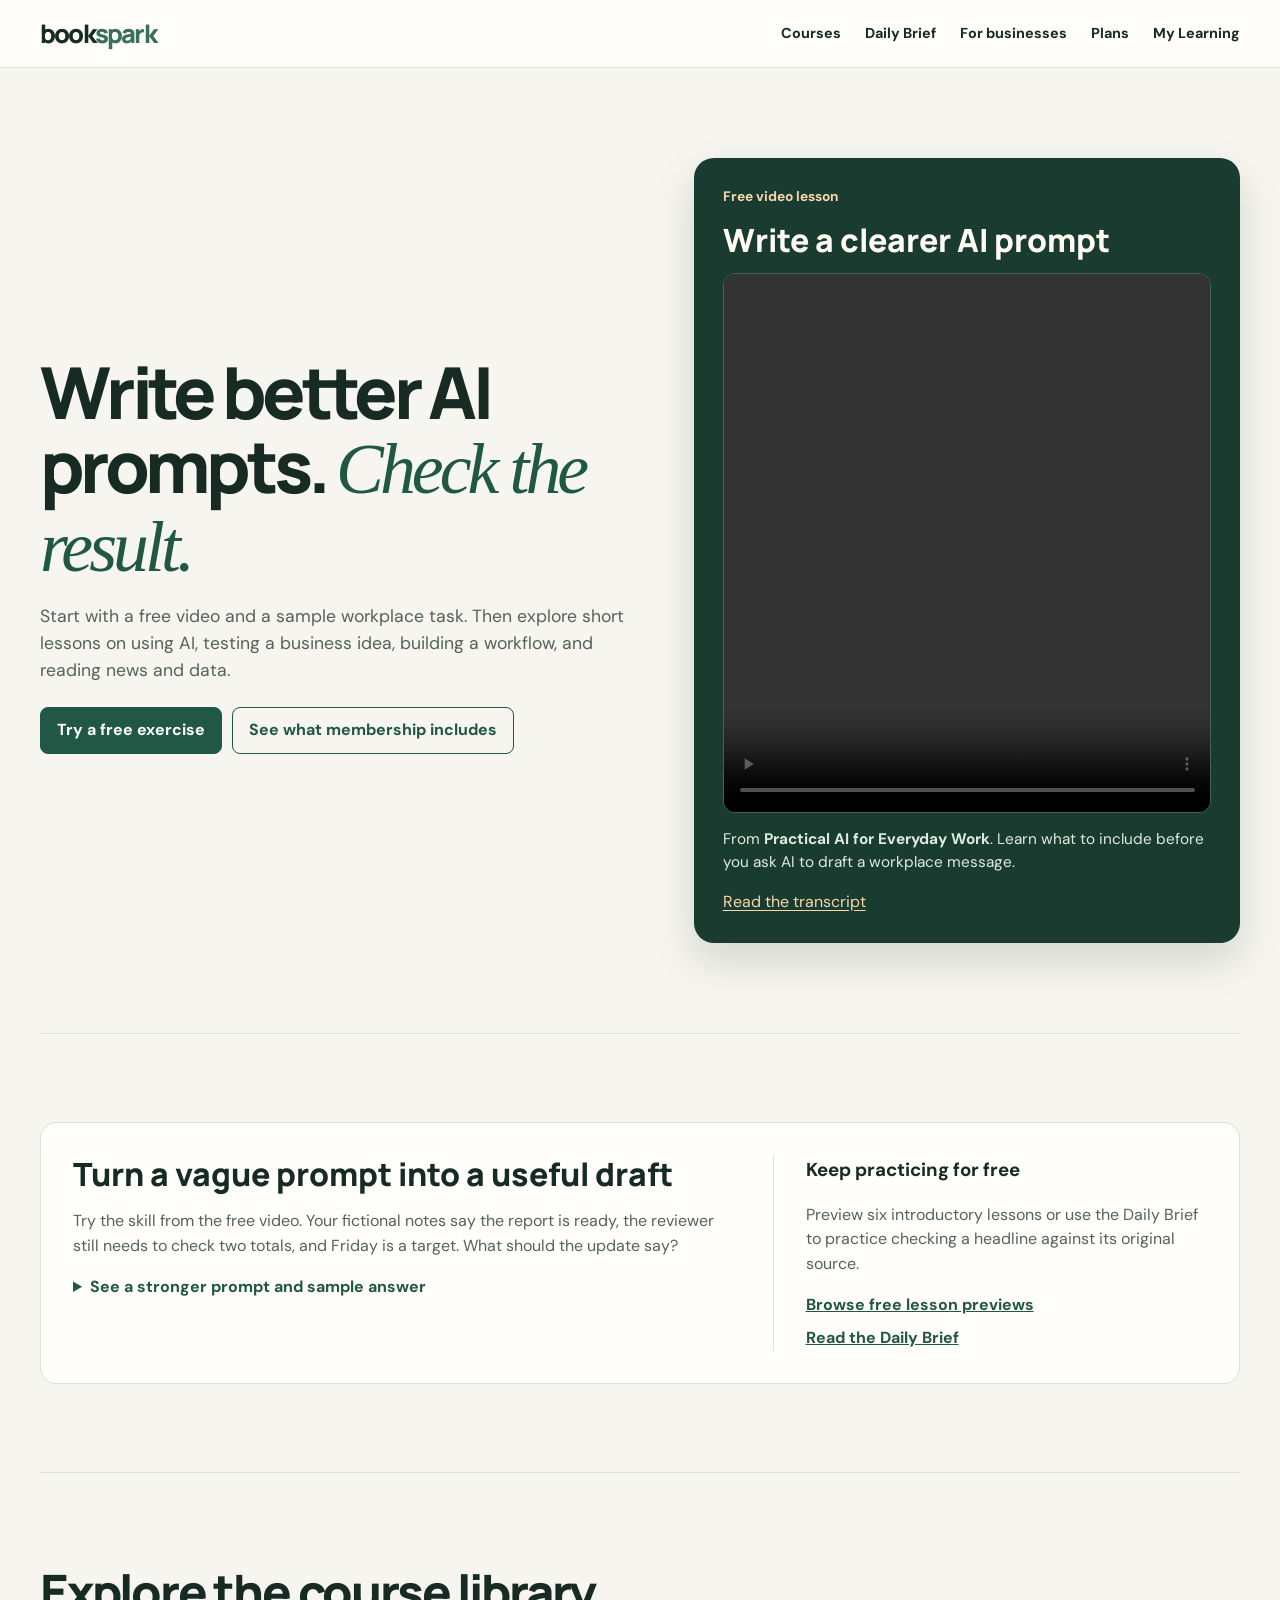
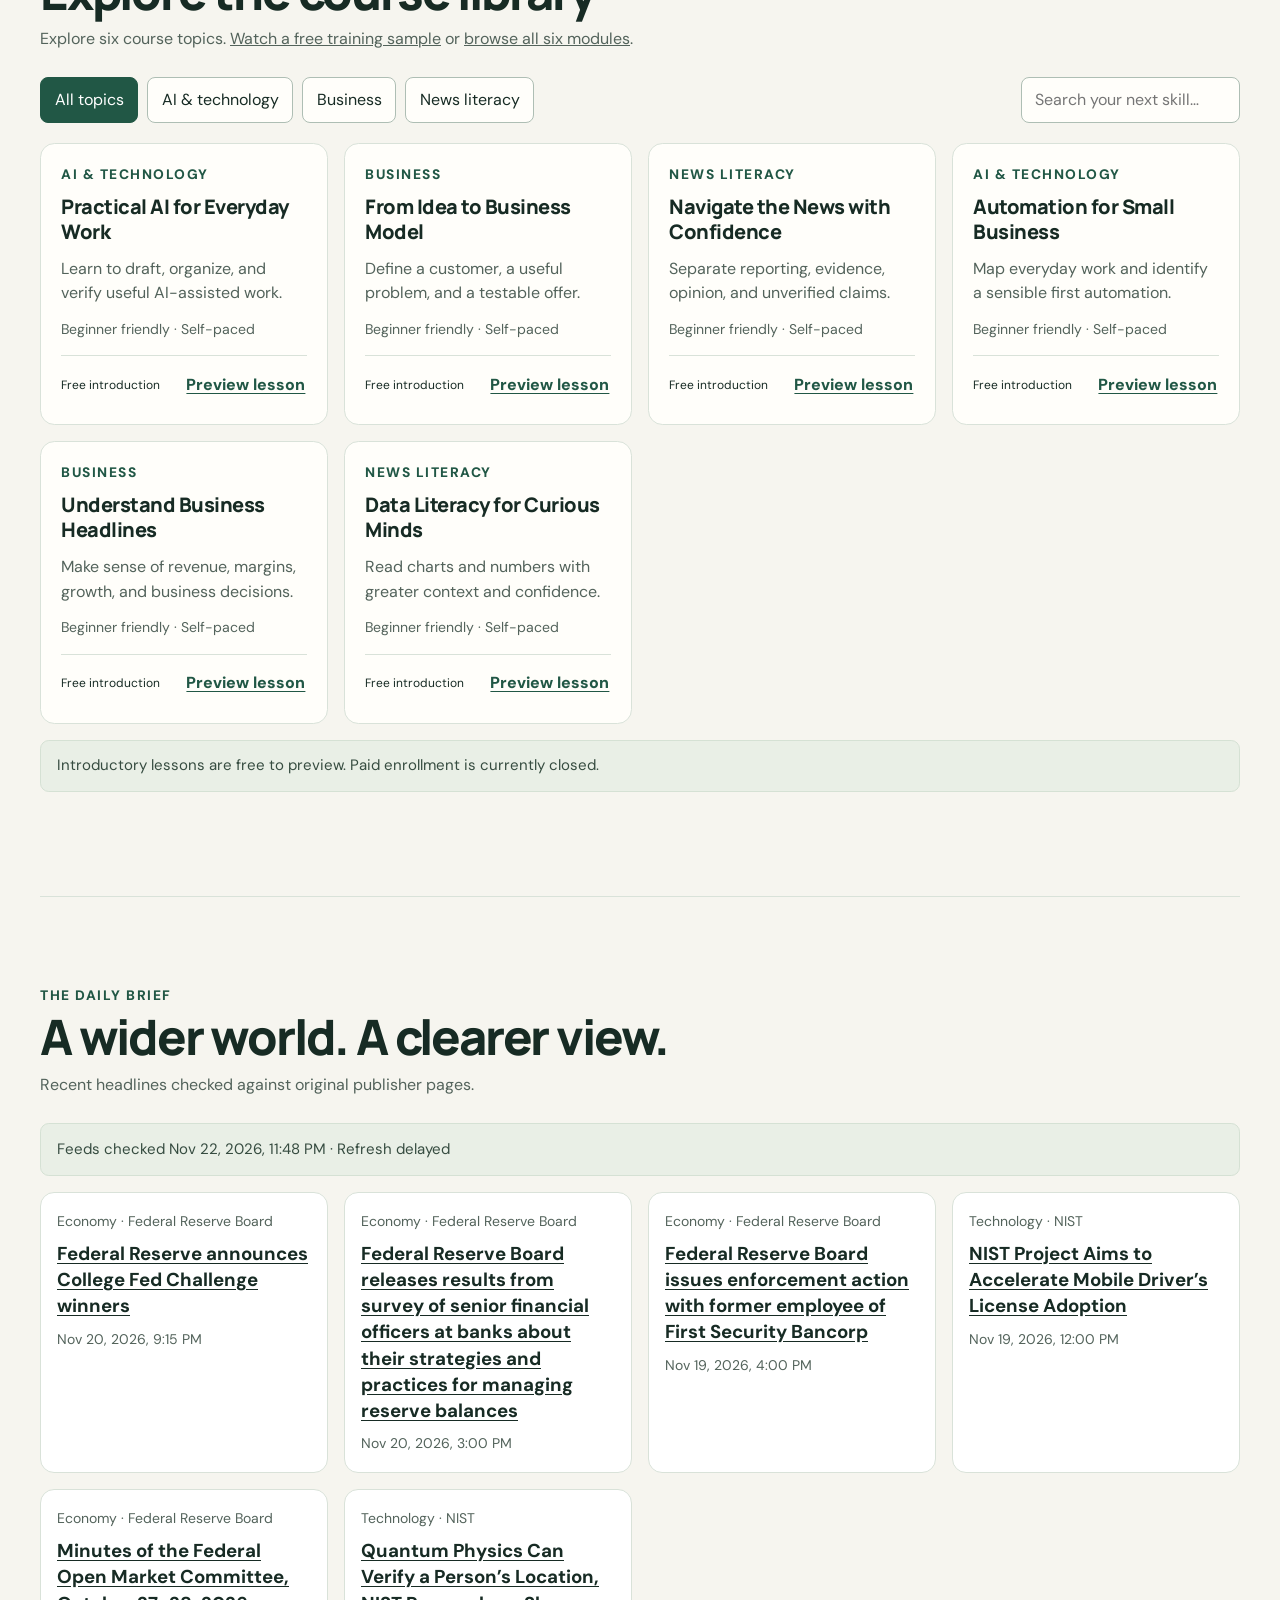
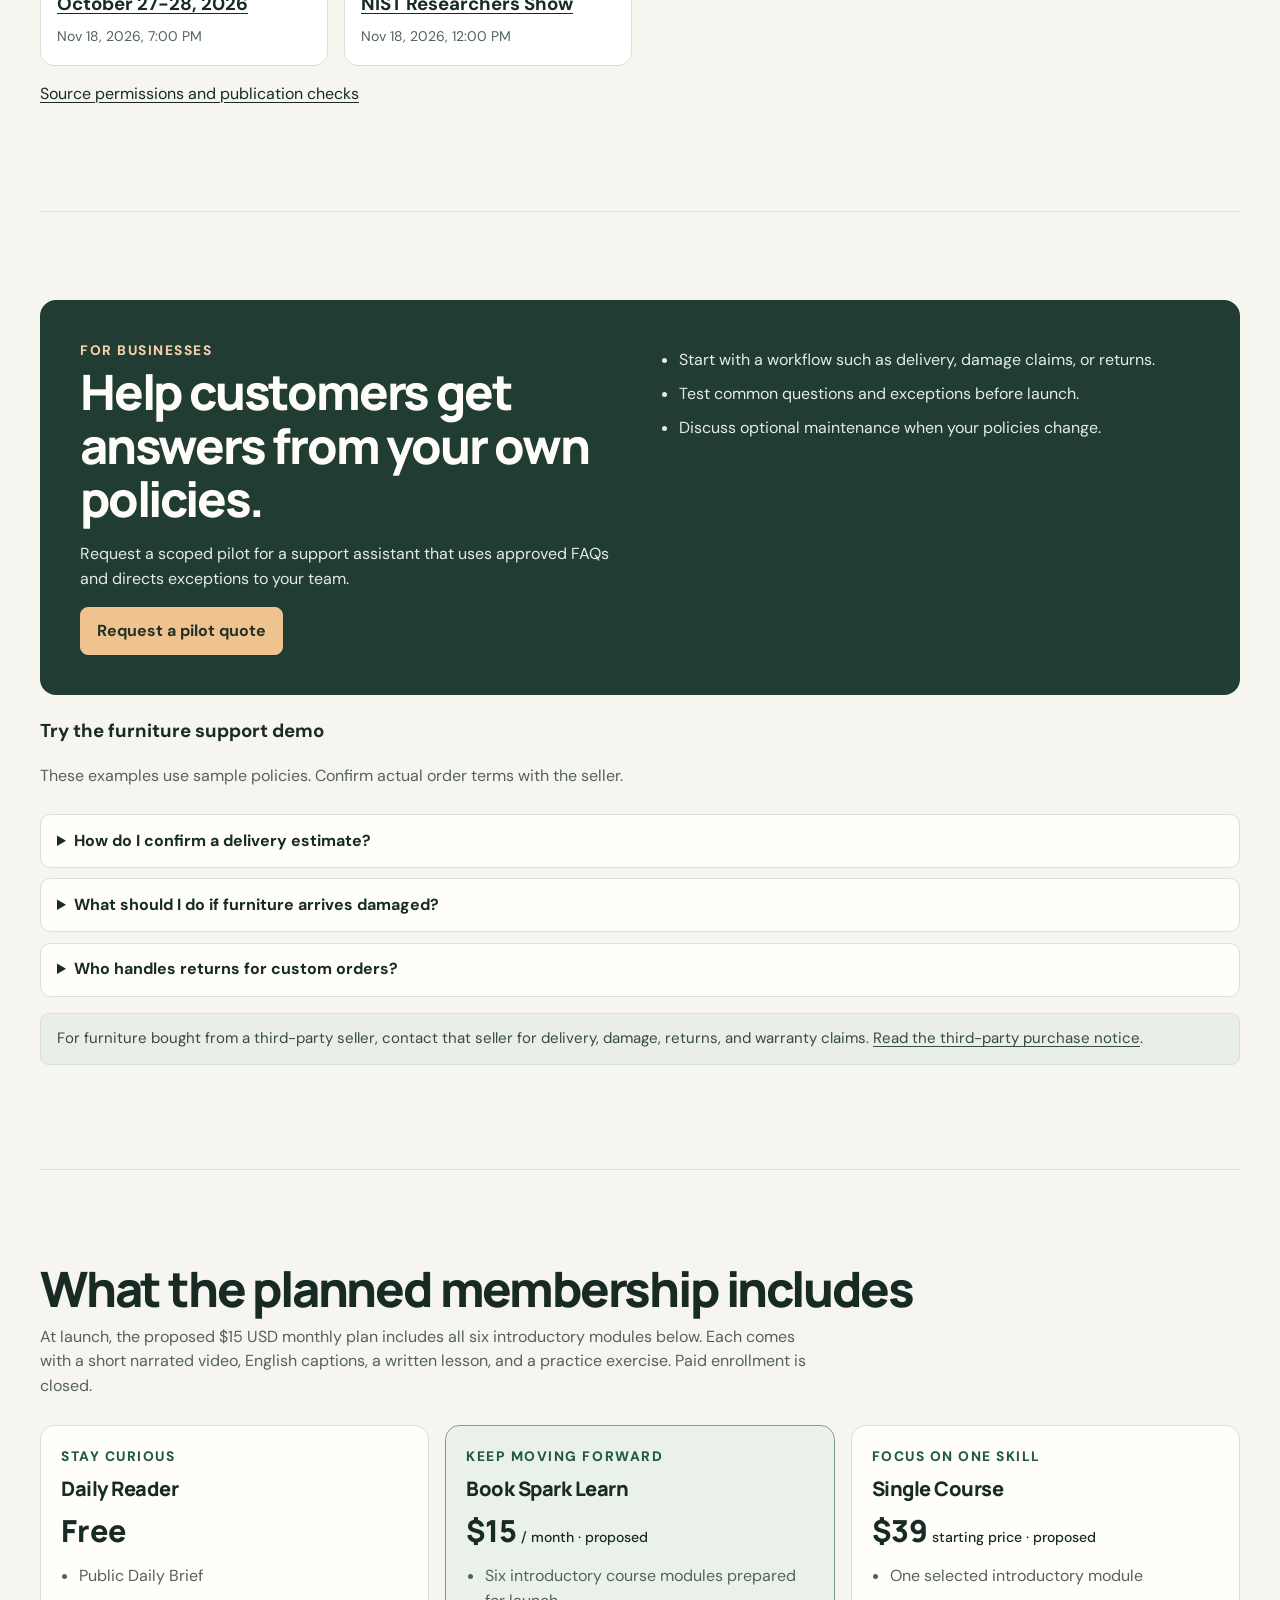
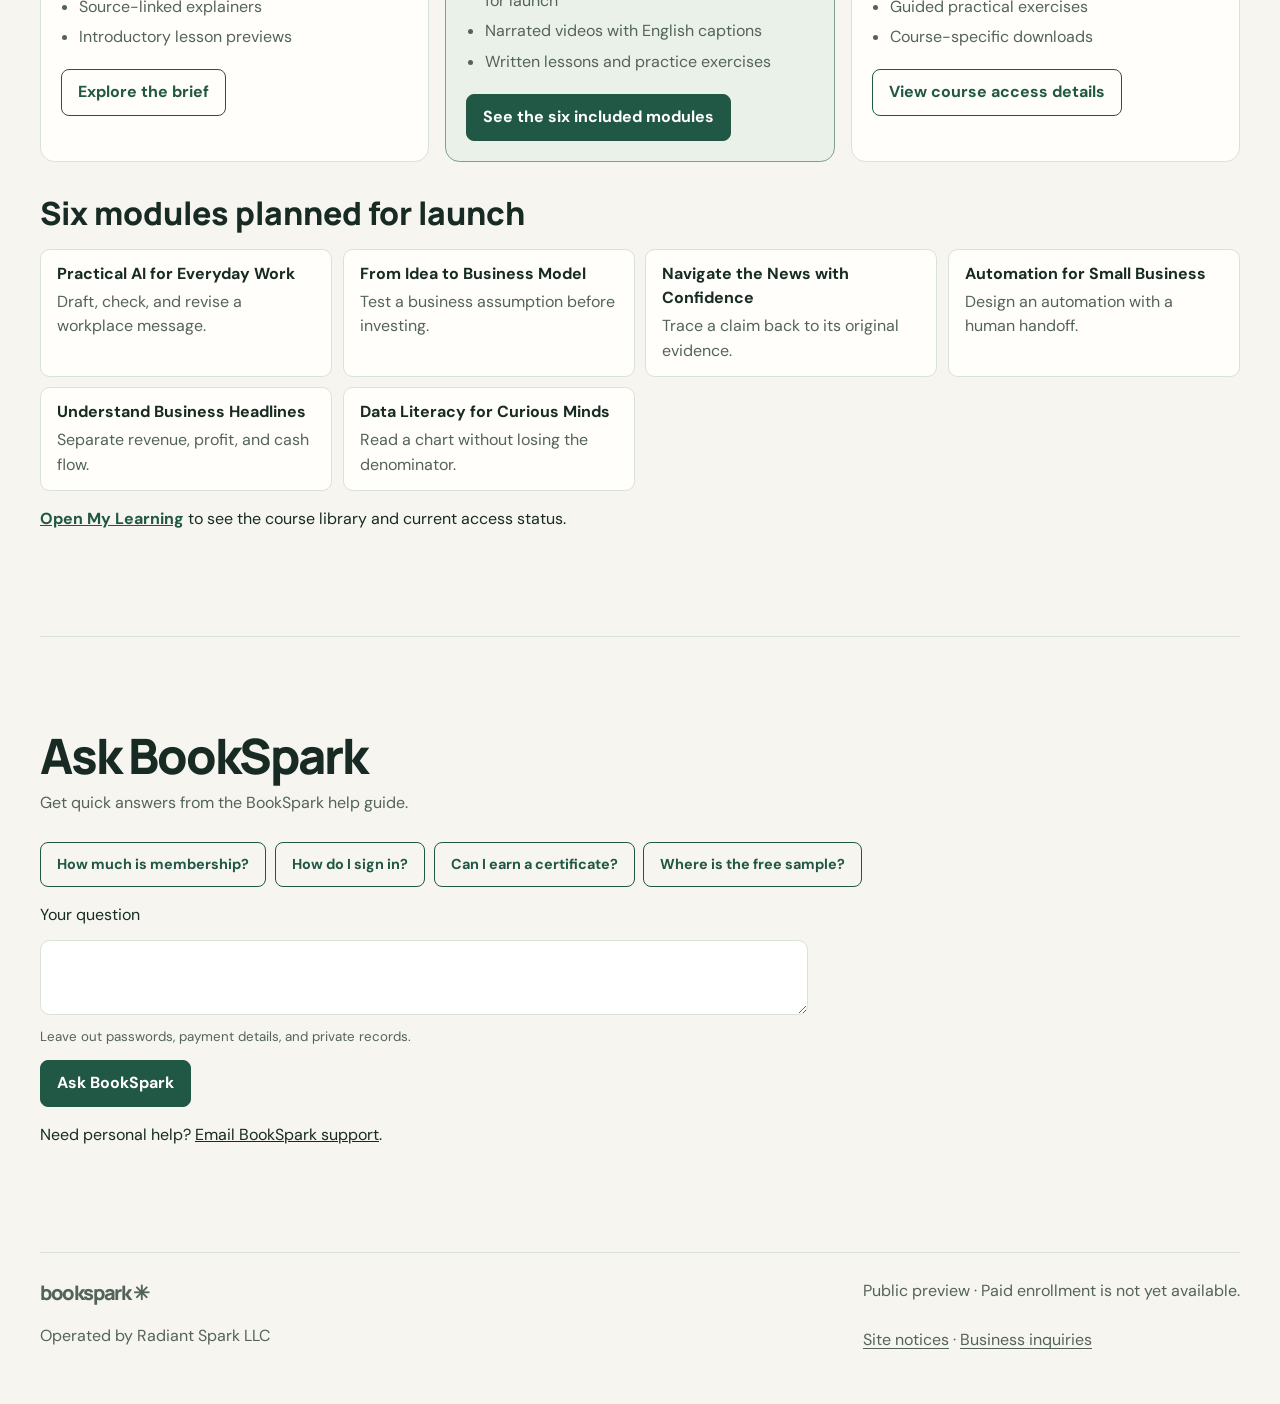
<file: index.html>
<!doctype html><html lang="en"><head><meta charset="UTF-8"><meta name="viewport" content="width=device-width,initial-scale=1"><title>BookSpark | Practical AI, business and data lessons</title><meta name="description" content="Explore six practical learning modules, watch a free AI lesson, and read source-linked headlines in the Daily Brief."><style>
@import url('https://fonts.googleapis.com/css2?family=DM+Sans:wght@400;500;600;700&family=Manrope:wght@400;600;700;800&display=swap');
:root{color-scheme:light;--ink:#172b24;--green:#215745;--cream:#f6f5ef;--muted:#53635b;--line:#d9e2d9;--paper:#fffefa;--clay:#efc38f}
*{box-sizing:border-box}body{margin:0;background:var(--cream);color:var(--ink);font:1rem/1.55 'DM Sans',system-ui,sans-serif}a{color:inherit}button,input{font:inherit}button{cursor:pointer}button:disabled{cursor:wait}a:focus-visible,button:focus-visible,input:focus-visible,summary:focus-visible{outline:3px solid #326aaa;outline-offset:4px}
header{display:flex;flex-wrap:wrap;align-items:center;justify-content:space-between;gap:1rem;padding:1rem max(1.25rem,calc((100% - 1200px)/2));background:var(--paper);border-bottom:1px solid var(--line)}
.logo{font:800 1.6rem Manrope,sans-serif;letter-spacing:-.07em;text-decoration:none;white-space:nowrap}.logo span{color:#387155}nav{display:flex;flex-wrap:wrap;align-items:center;gap:1rem 1.5rem}nav a{font-weight:700;font-size:.9rem;text-decoration:none}nav a:hover{text-decoration:underline;text-underline-offset:.22em}
main{max-width:1280px;padding:0 clamp(1.15rem,4vw,2.5rem);margin:auto}.section{padding:clamp(2.75rem,7vw,5.5rem) 0;border-top:1px solid var(--line);scroll-margin-top:1rem}
.hero{display:grid;grid-template-columns:1.08fr 1fr;gap:clamp(1.5rem,5vw,4.5rem);align-items:center;padding:clamp(3rem,7vw,6.5rem) 0}.hero h1{font:800 clamp(2.5rem,5.6vw,5.35rem)/1.04 Manrope,system-ui,sans-serif;letter-spacing:-.065em;margin:.5rem 0 1.15rem}.hero h1 em{font:400 italic 1em/1.04 Georgia,serif;letter-spacing:-.055em;color:var(--green)}.hero p{color:var(--muted);max-width:49ch;font-size:1.1rem}.actions{display:flex;flex-wrap:wrap;gap:.65rem;margin-top:1.4rem}
.btn{display:inline-flex;align-items:center;justify-content:center;min-height:2.75rem;background:var(--green);border:1px solid var(--green);color:#fff;padding:.65rem 1rem;border-radius:.5rem;font-weight:700;text-decoration:none}.btn:hover{filter:brightness(1.12)}.btn.outline{background:transparent;color:var(--green)}
.training-feature{display:grid;gap:.9rem;background:#193b30;border-radius:1.25rem;padding:clamp(1rem,3vw,1.8rem);color:#fffcf4;box-shadow:0 18px 40px #102b2026}.training-feature h2{font:800 clamp(1.35rem,2.5vw,2rem)/1.15 Manrope,system-ui,sans-serif;margin:0}.training-feature p{color:#deebe0;font-size:.96rem;margin:0}.training-feature video{display:block;width:100%;aspect-ratio:16/9;background:#142a24;border:1px solid #426358;border-radius:.75rem}.training-feature a{color:#f6d7aa;text-underline-offset:.2em}.feature-label{font-weight:700;color:#f6d7aa;font-size:.86rem}
.heading{margin-bottom:1.6rem}.heading h2,.studio h2{font:800 clamp(1.8rem,4vw,3.05rem)/1.1 Manrope,system-ui,sans-serif;letter-spacing:-.045em;margin:.25rem 0 .55rem}.heading p{color:var(--muted);max-width:70ch;margin:0}.eyebrow{color:var(--green);font-size:.86rem;font-weight:800;text-transform:uppercase;letter-spacing:.11em}
.toolbar{display:flex;flex-wrap:wrap;gap:.55rem;margin-bottom:1.2rem}.chip,.search{background:var(--paper);border:1px solid #aebeb4;color:var(--ink);border-radius:.5rem;padding:.6rem .85rem}.chip.active{background:var(--green);color:white;border-color:var(--green)}.search{margin-left:auto;max-width:100%}
.courses,.plans{display:grid;grid-template-columns:repeat(auto-fit,minmax(min(100%,18rem),1fr));gap:1rem}.course,.plan{background:var(--paper);border:1px solid var(--line);border-radius:.9rem;overflow:hidden}.course{display:flex;flex-direction:column}.cover{display:none}.course-body,.plan{padding:1.25rem}.course-body{display:flex;flex-direction:column;flex:1}.course h3,.plan h3{font:800 1.25rem/1.25 Manrope,system-ui,sans-serif;letter-spacing:-.025em;margin:.55rem 0}.course p,.meta{color:var(--muted)}.meta{font-size:.88rem}.course-bottom{display:flex;justify-content:space-between;align-items:center;gap:.6rem;border-top:1px solid var(--line);padding-top:.65rem;margin-top:auto}.course-body p{margin:.25rem 0 .8rem}.meta{margin-bottom:.9rem}.textbutton{border:0;background:transparent;color:var(--green);font-weight:800;padding:.4rem .1rem;text-decoration:underline;text-underline-offset:.2em}.featured{border-color:#7f9e8d;background:#eaf1e8}.price{font:800 1.9rem Manrope,system-ui,sans-serif}.price small{font:500 .88rem 'DM Sans',system-ui,sans-serif}.plan ul{padding-left:1.15rem;color:var(--muted);margin:.85rem 0 1.2rem}.plan li+li{margin-top:.35rem}
.notice{padding:.85rem 1rem;background:#e9efe6;border:1px solid #d5e1d4;border-radius:.55rem;color:#364c40;margin:1rem 0;font-size:.94rem}.notice a,.footer a,.daily-brief-sources a{text-underline-offset:.2em}
.studio{display:grid;grid-template-columns:1fr 1fr;gap:clamp(1rem,4vw,2.5rem);padding:clamp(1.2rem,4vw,2.5rem);background:#213c32;color:#fffdf8;border-radius:1rem;margin-bottom:1.3rem}.studio p,.studio li{color:#e2ece4}.studio .btn{background:var(--clay);color:#253126;border-color:var(--clay)}.studio .eyebrow{color:#f5d2ab}.studio ul{padding-left:1.2rem;margin:.5rem 0}.studio li+li{margin-top:.6rem}
.furniture-demo-questions{display:grid;gap:.65rem}.furniture-demo-questions details{border:1px solid var(--line);border-radius:.65rem;background:var(--paper)}.furniture-demo-questions summary{padding:.85rem 1rem;font-weight:700;cursor:pointer}.furniture-demo-questions p{margin:0;padding:0 1rem 1rem;color:var(--muted)}
.footer{border-top:1px solid var(--line);display:flex;justify-content:space-between;gap:1rem;flex-wrap:wrap;padding:1.6rem 0 2.5rem;color:var(--muted)}
dialog{width:min(94vw,650px);max-height:85vh;border:1px solid var(--line);border-radius:1rem;padding:1.25rem;color:var(--ink);background:var(--paper);overflow:auto}dialog::backdrop{background:#122820a8}.close{float:right;border:1px solid var(--line);background:#e9efe6;padding:.15rem .7rem;border-radius:.4rem;font-size:1.35rem}.lesson{border-top:1px solid var(--line);padding:.5rem 0}
@media(max-width:770px){header{align-items:flex-start}nav{gap:.7rem 1rem}.hero,.studio{grid-template-columns:1fr}.hero h1{max-width:14ch}.search{margin-left:0}.course-bottom{flex-wrap:wrap}}

.exercise-panel{display:grid;grid-template-columns:1.5fr 1fr;gap:clamp(1rem,4vw,3rem);background:var(--paper);border:1px solid var(--line);border-radius:1rem;padding:clamp(1rem,4vw,2rem)}
.exercise-panel h2,.included-modules h3{font:800 clamp(1.35rem,3vw,2rem)/1.2 Manrope,system-ui,sans-serif;margin:0}
.exercise-panel p,.included-modules span{color:var(--muted)}
.exercise-panel summary{font-weight:700;color:var(--green);cursor:pointer}
.exercise-next{border-left:1px solid var(--line);padding-left:clamp(1rem,4vw,2rem)}
.exercise-next h3{margin-top:0}.exercise-next a{display:block;color:var(--green);font-weight:700;margin-top:.5rem}
.included-modules{margin-top:2rem;scroll-margin-top:1rem}.included-modules ul{list-style:none;padding:0;display:grid;grid-template-columns:repeat(auto-fit,minmax(min(100%,17rem),1fr));gap:.65rem}.included-modules li{border:1px solid var(--line);border-radius:.6rem;background:var(--paper);padding:.75rem 1rem}.included-modules span{display:block;margin-top:.2rem}.included-modules a{color:var(--green);font-weight:700}
@media(max-width:650px){.exercise-panel{grid-template-columns:1fr}.exercise-next{border-left:0;border-top:1px solid var(--line);padding:1rem 0 0}}

.ask-quick-questions{display:flex;flex-wrap:wrap;gap:.55rem;margin:1rem 0}
.ask-quick-questions button{font-size:.9rem}
#ask-bookspark small{color:var(--muted)}
#ask-bookspark [data-ask-answer]:not(:empty){margin-top:1rem;padding:1rem;border:1px solid var(--line);border-radius:.55rem;background:#fff}
</style><link rel="stylesheet" href="daily-brief.css"><script src="daily-brief.js" defer></script><script src="ask-bookspark.js?v=help-guide" defer></script></head><body><header><a class="logo" href="./" aria-label="BookSpark home">book<span>spark</span></a>
<nav aria-label="Main navigation"><a href="#courses">Courses</a><a href="#daily">Daily Brief</a><a href="#furniture-assistant">For businesses</a><a href="#membership">Plans</a><a href="learning.html#member-library">My Learning</a></nav></header>
<main><section class="hero" aria-labelledby="home-title">
<div><h1 id="home-title">Write better AI prompts. <em>Check the result.</em></h1>
<p>Start with a free video and a sample workplace task. Then explore short lessons on using AI, testing a business idea, building a workflow, and reading news and data.</p>
<div class="actions"><a class="btn" href="#free-exercise">Try a free exercise</a><a class="btn outline" href="#membership">See what membership includes</a></div></div>
<div class="training-feature"><span class="feature-label">Free video lesson</span>
<h2>Write a clearer AI prompt</h2>
<video controls playsinline preload="metadata" width="960" height="540" aria-label="Practical AI for Everyday Work free lesson"><source src="training/practical-ai-sample.mp4" type="video/mp4"><track src="training/practical-ai-sample.vtt" kind="captions" srclang="en" label="English" default><a href="training/practical-ai-sample.mp4">Open the video</a></video>
<p>From <strong>Practical AI for Everyday Work</strong>. Learn what to include before you ask AI to draft a workplace message.</p>
<a href="learning.html#training-preview">Read the transcript</a></div>
</section>


<section class="section" id="free-exercise" aria-labelledby="exercise-title">
<div class="exercise-panel">
<div><h2 id="exercise-title">Turn a vague prompt into a useful draft</h2>
<p>Try the skill from the free video. Your fictional notes say the report is ready, the reviewer still needs to check two totals, and Friday is a target. What should the update say?</p>
<details><summary>See a stronger prompt and sample answer</summary>
<p><strong>Prompt</strong> · Draft a status email under 100 words using only these notes. State who still needs to act and describe Friday as a target.</p>
<p><strong>Sample answer</strong> · The report is ready for review. The reviewer still needs to verify two totals. Friday remains our target, pending that review.</p></details></div>
<div class="exercise-next"><h3>Keep practicing for free</h3><p>Preview six introductory lessons or use the Daily Brief to practice checking a headline against its original source.</p><a href="#courses">Browse free lesson previews</a><a href="#daily">Read the Daily Brief</a></div>
</div></section>
<section class="section" id="courses"><div class="heading"><div><h2>Explore the course library</h2><p>Explore six course topics. <a href="learning.html#training-preview"><u>Watch a free training sample</u></a> or <a href="learning.html#member-library"><u>browse all six modules</u></a>.</p></div></div><div class="toolbar"><button class="chip active" data-cat="All">All topics</button><button class="chip" data-cat="AI">AI & technology</button><button class="chip" data-cat="Business">Business</button><button class="chip" data-cat="News">News literacy</button><input class="search" id="search" aria-label="Search courses" placeholder="Search your next skill…"></div><div class="courses" id="cards"></div><div class="notice">Introductory lessons are free to preview. Paid enrollment is currently closed.</div></section>
<section class="section" id="daily" aria-labelledby="daily-brief-title">
  <div class="heading"><div><div class="eyebrow">The Daily Brief</div>
    <h2 id="daily-brief-title">A wider world. A clearer view.</h2>
    <p>Recent headlines checked against original publisher pages.</p>
  </div></div>
  <p class="notice" data-news-status role="status">Loading recent headlines…</p>
  <div class="daily-brief-list" data-news-list></div>
  <p class="daily-brief-sources"><a href="news-sources.html">Source permissions and publication checks</a></p>
  <noscript><p>Enable JavaScript to load the headline list, or use the source links above.</p></noscript>
</section>
<section class="section" id="furniture-assistant" aria-labelledby="business-title">
<div class="studio"><div><div class="eyebrow">For businesses</div><h2 id="business-title">Help customers get answers from your own policies.</h2><p>Request a scoped pilot for a support assistant that uses approved FAQs and directs exceptions to your team.</p><a class="btn" href="mailto:info@radiantsparkllc.com?subject=BookSpark%20support%20assistant%20pilot&amp;body=Tell%20us%20your%20business%20name%20and%20the%20questions%20customers%20ask%20most.">Request a pilot quote</a></div><ul><li>Start with a workflow such as delivery, damage claims, or returns.</li><li>Test common questions and exceptions before launch.</li><li>Discuss optional maintenance when your policies change.</li></ul></div>
<div class="heading"><h3>Try the furniture support demo</h3><p>These examples use sample policies. Confirm actual order terms with the seller.</p></div>
  <div class="furniture-demo-questions">
    <details name="furniture-demo">
      <summary>How do I confirm a delivery estimate?</summary>
      <p>Ask the seller for an estimate based on the item and your delivery ZIP code. Confirm the delivery window with the seller before purchasing.</p>
    </details>
    <details name="furniture-demo">
      <summary>What should I do if furniture arrives damaged?</summary>
      <p>Keep the packaging, take photos of the item and the box, and contact the seller’s support team for next steps.</p>
    </details>
    <details name="furniture-demo">
      <summary>Who handles returns for custom orders?</summary>
      <p>Contact the seller’s support team. In this demo, custom orders require staff review. Ask the seller to confirm eligibility and any deadlines for your order.</p>
    </details>
  </div>
  <p class="notice">For furniture bought from a third-party seller, contact that seller for delivery, damage, returns, and warranty claims. <a href="site-notices.html"><u>Read the third-party purchase notice</u></a>.</p>
</section>
<section class="section" id="membership"><div class="heading"><div><h2>What the planned membership includes</h2><p>At launch, the proposed $15 USD monthly plan includes all six introductory modules below. Each comes with a short narrated video, English captions, a written lesson, and a practice exercise. Paid enrollment is closed.</p></div></div><div class="plans"><article class="plan"><div class="eyebrow">Stay curious</div><h3>Daily Reader</h3><div class="price">Free</div><ul><li>Public Daily Brief</li><li>Source-linked explainers</li><li>Introductory lesson previews</li></ul><a class="btn outline" href="#daily">Explore the brief</a></article><article class="plan featured"><div class="eyebrow">Keep moving forward</div><h3>Book Spark Learn</h3><div class="price">$15<small> / month · proposed</small></div><ul><li>Six introductory course modules prepared for launch</li><li>Narrated videos with English captions</li><li>Written lessons and practice exercises</li></ul><a class="btn" href="#included-modules">See the six included modules</a></article><article class="plan"><div class="eyebrow">Focus on one skill</div><h3>Single Course</h3><div class="price">$39<small> starting price · proposed</small></div><ul><li>One selected introductory module</li><li>Guided practical exercises</li><li>Course-specific downloads</li></ul><button class="btn outline" onclick="plan('Single Course')">View course access details</button></article></div><div class="included-modules" id="included-modules"><h3>Six modules planned for launch</h3><ul><li><strong>Practical AI for Everyday Work</strong><span>Draft, check, and revise a workplace message.</span></li><li><strong>From Idea to Business Model</strong><span>Test a business assumption before investing.</span></li><li><strong>Navigate the News with Confidence</strong><span>Trace a claim back to its original evidence.</span></li><li><strong>Automation for Small Business</strong><span>Design an automation with a human handoff.</span></li><li><strong>Understand Business Headlines</strong><span>Separate revenue, profit, and cash flow.</span></li><li><strong>Data Literacy for Curious Minds</strong><span>Read a chart without losing the denominator.</span></li></ul><p><a href="learning.html#member-library">Open My Learning</a> to see the course library and current access status.</p></div></section><section class="section" id="ask-bookspark" aria-labelledby="ask-bookspark-title">
  <div class="heading"><div><h2 id="ask-bookspark-title">Ask BookSpark</h2>
    <p data-ask-status role="status">Get quick answers from the BookSpark help guide.</p>
  </div></div>
  <p data-ask-ai-notice hidden>AI answers can contain mistakes. Verify important details against original sources. Questions that need an AI answer are sent to OpenAI for processing.</p>
  <div class="ask-quick-questions" aria-label="Suggested questions">
    <button class="btn outline" type="button" data-ask-question>How much is membership?</button>
    <button class="btn outline" type="button" data-ask-question>How do I sign in?</button>
    <button class="btn outline" type="button" data-ask-question>Can I earn a certificate?</button>
    <button class="btn outline" type="button" data-ask-question>Where is the free sample?</button>
  </div>
  <form>
    <label for="ask-question">Your question</label>
    <textarea id="ask-question" name="question" rows="2" maxlength="2000" required></textarea>
    <small>Leave out passwords, payment details, and private records.</small>
    <button class="btn" type="submit">Ask BookSpark</button>
  </form>
  <div data-ask-answer tabindex="-1"></div>
  <ul data-ask-sources aria-label="Answer links"></ul>
  <p>Need personal help? <a href="mailto:info@radiantsparkllc.com">Email BookSpark support</a>.</p>
</section>
<footer class="footer"><div><span class="logo" style="font-size:20px">bookspark ✳</span><p>Operated by Radiant Spark LLC</p></div><div>Public preview · Paid enrollment is not yet available.<br><br><a href="site-notices.html"><u>Site notices</u></a> · <a href="mailto:info@radiantsparkllc.com"><u>Business inquiries</u></a></div></footer></main><dialog id="modal"><button class="close" onclick="document.querySelector('dialog').close()" aria-label="Close dialog">×</button><div id="modalcontent"></div></dialog><script>
const courses=[{title:'Practical AI for Everyday Work',cat:'AI',art:'AI / WORK',desc:'Learn to draft, organize, and verify useful AI-assisted work.',lessons:['Understand the task before prompting','Write a clear instruction','Check the result against evidence','Build a repeatable workflow'],preview:'Start with a small, low-risk task: turn a fictional meeting note into an action list. State the desired format, include only necessary context, and ask the AI to label missing information. Compare each action against the original note before using it.'},{title:'From Idea to Business Model',cat:'Business',art:'IDEA →',desc:'Define a customer, a useful problem, and a testable offer.',lessons:['Choose a specific customer','Interview before building','Test a simple offer','Review costs and pricing'],preview:'Write one sentence: I help [a specific customer] solve [a specific problem] with [an offer]. List three assumptions behind that sentence. Before building, speak to prospective customers about how they currently handle the problem.'},{title:'Navigate the News with Confidence',cat:'News',art:'FACT / ?',desc:'Separate reporting, evidence, opinion, and unverified claims.',lessons:['Find the original source','Check dates and context','Separate claims from evidence','Compare independent reporting'],preview:'Choose a headline. Open its original source and record the publication date, event date, author, and supporting evidence. Identify which statements are facts, interpretations, or predictions. Look for independent confirmation before sharing.'},{title:'Automation for Small Business',cat:'AI',art:'IF → THEN',desc:'Map everyday work and identify a sensible first automation.',lessons:['Map your existing process','Choose a reversible task','Add review and error handling','Measure the outcome'],preview:'Map a process such as inquiry intake: receive a message, capture required fields, categorize it, and draft a response. Automate a draft first. Keep a person reviewing the output and record failures before expanding the workflow.'},{title:'Understand Business Headlines',cat:'Business',art:'WHY / HOW',desc:'Make sense of revenue, margins, growth, and business decisions.',lessons:['Revenue and profit','Read a company announcement','Understand a business model','Ask better questions'],preview:'Revenue is money earned from sales before expenses. Profit depends on the costs included in the measure. When reading a growth headline, check the period, comparison baseline, currency, and whether the number describes revenue or profit.'},{title:'Data Literacy for Curious Minds',cat:'News',art:'01 / 02',desc:'Read charts and numbers with greater context and confidence.',lessons:['Read axes and units','Percent vs percentage points','Check the sample','Explain uncertainty'],preview:'If a rate rises from 10% to 15%, it rises by 5 percentage points and by 50% relative to its starting level. For any chart, check the source, units, date range, scale, and whether the sample supports the claim.'}];const courseSlugs=["practical-ai-for-everyday-work", "from-idea-to-business-model", "navigate-the-news-with-confidence", "automation-for-small-business", "understand-business-headlines", "data-literacy-for-curious-minds"];let category='All';const cards=document.querySelector('#cards');function render(){const q=document.querySelector('#search').value.toLowerCase();const found=courses.map((c,i)=>({...c,i})).filter(c=>(category==='All'||category===c.cat)&&(c.title+' '+c.desc).toLowerCase().includes(q));cards.innerHTML=found.map(c=>`<article class="course"><div class="course-body"><div class="eyebrow">${c.cat==='AI'?'AI & technology':c.cat==='News'?'News literacy':'Business'}</div><h3>${c.title}</h3><p>${c.desc}</p><div class="meta">Beginner friendly · Self-paced</div><div class="course-bottom"><span style="font-size:12px">Free introduction</span><button class="textbutton" onclick="showCourse(${c.i})">Preview lesson</button></div></div></article>`).join('');if(!found.length)cards.innerHTML='<div class="empty">No matching courses. Try another search or topic.</div>'}document.querySelectorAll('[data-cat]').forEach(b=>b.onclick=()=>{category=b.dataset.cat;document.querySelectorAll('[data-cat]').forEach(x=>x.classList.toggle('active',x===b));render()});document.querySelector('#search').addEventListener('input',render);function openModal(html){document.querySelector('#modalcontent').innerHTML=html;document.querySelector('#modal').showModal()}function showCourse(i){const c=courses[i];openModal(`<div class="eyebrow">Free course preview</div><h2>${c.title}</h2><p>${c.desc}</p><h3>Try the introductory lesson</h3><p>${c.preview}</p><h3>Topics in the learning path</h3>${c.lessons.map((x,j)=>`<div class="lesson">${j+1}. ${x}</div>`).join('')}<h3>Next steps</h3><p>After enrollment opens, sign in, choose monthly membership or a one-time course purchase, and open the paid video in My Learning. Finish the exercise and pass the BookSpark assessment to earn a completion certificate.</p><p class="notice">Paid enrollment and sign-in are currently closed.</p><div class="actions"><a class="btn" href="#membership" onclick="document.querySelector('dialog').close()">View planned paid options</a><a class="btn outline" href="learning.html?course=${courseSlugs[i]}#learning-steps">See how to open this course</a></div>`)}function plan(name){openModal(`<div class="eyebrow">Launch planning</div><h2>${name}</h2><p>${name==='Single Course'?'The proposed single-course option starts at $39 USD. Each course will show its final price, included resources, and access terms before purchase.':'The proposed membership is $15 USD per month. Six introductory modules with captioned videos and exercises are planned. The final course catalog, billing terms, cancellation policy, and launch date will be shown before enrollment opens.'}</p><p>Checkout is not connected. No payment is taken and no subscription is created in this preview.</p><a class="btn" href="#courses" onclick="document.querySelector('dialog').close()">See course previews</a> <a class="btn outline" href="learning.html#learning-steps">See sign-in and course steps</a>`)}render();
</script></body></html>
</file>
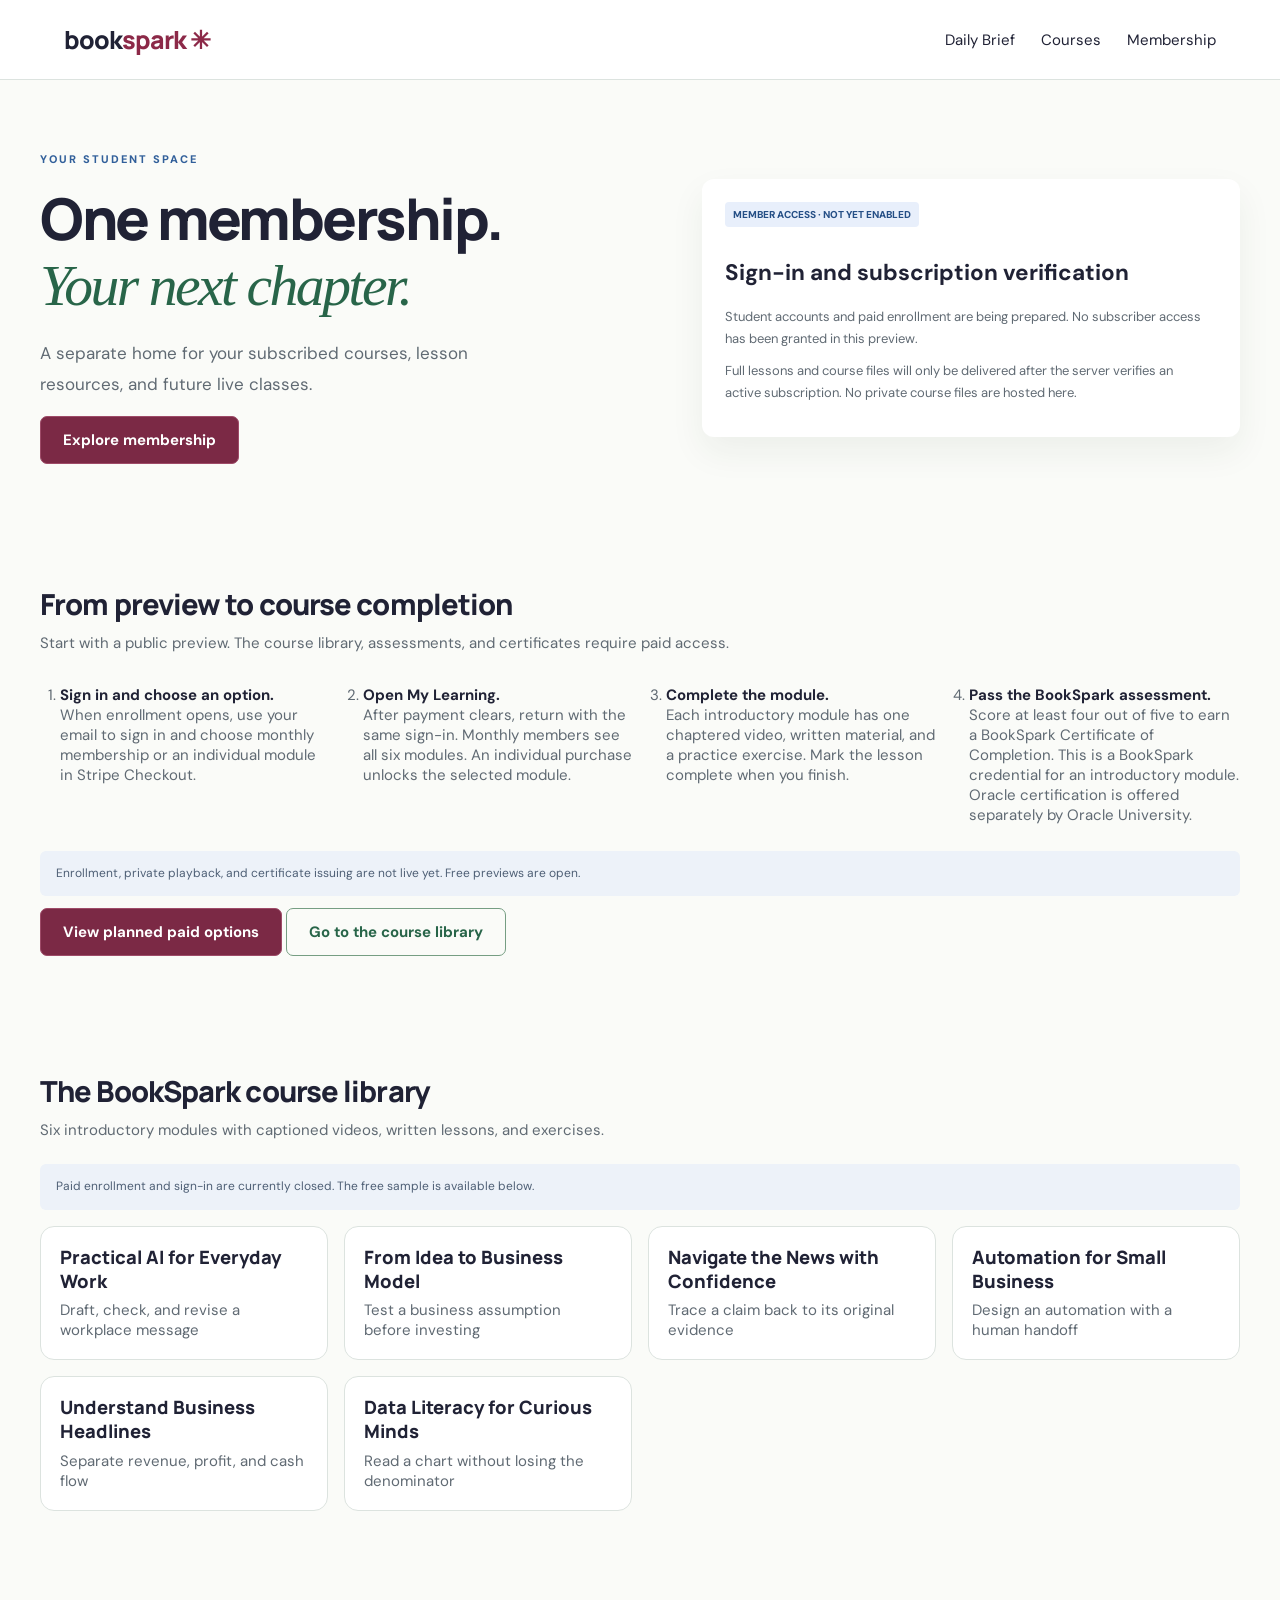
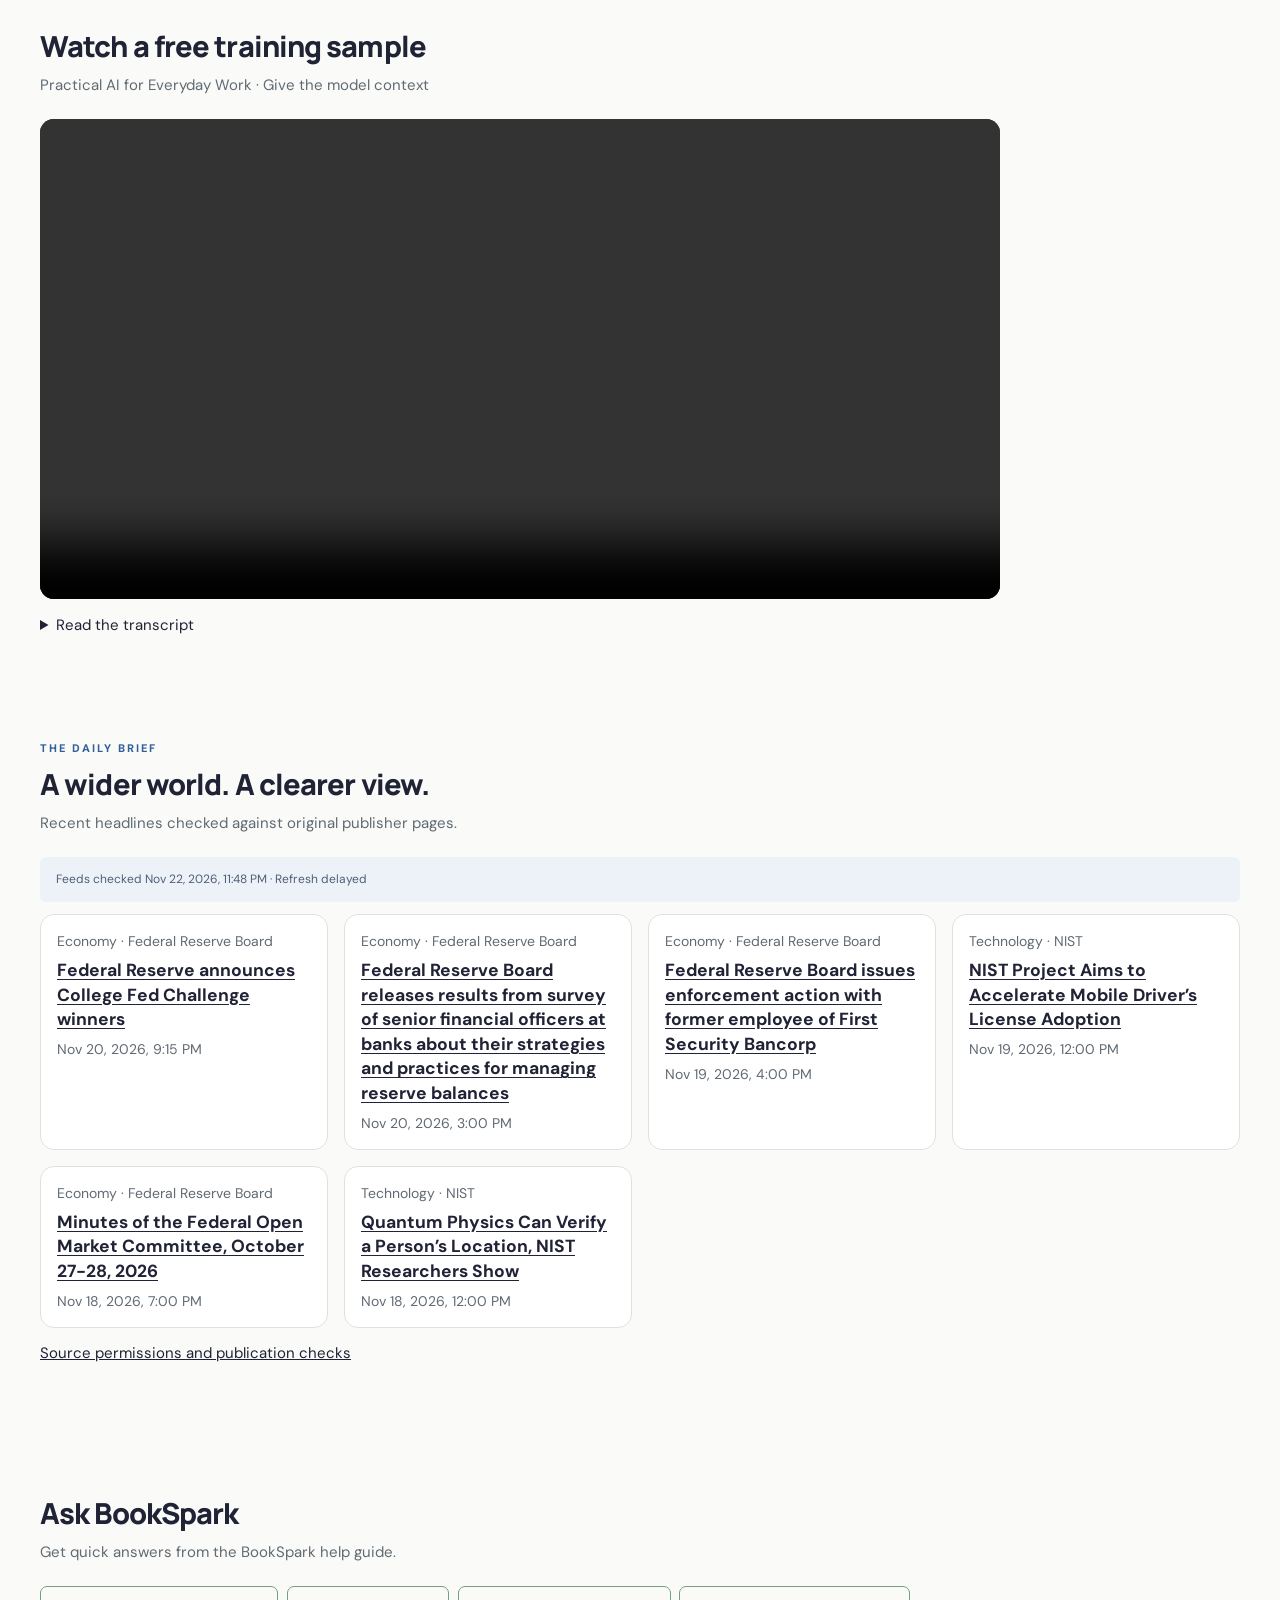
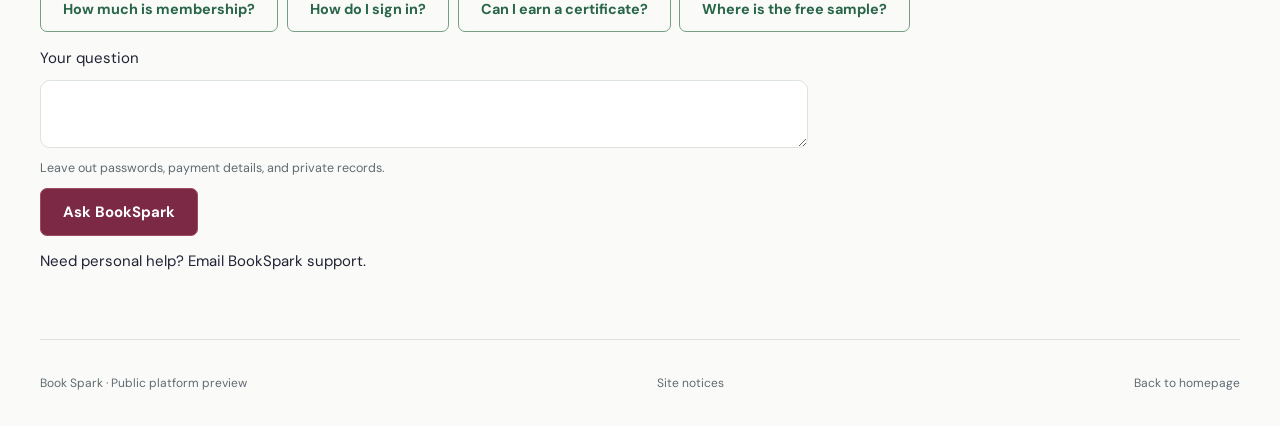
<file: learning.html>
<!doctype html><html lang="en"><head><meta charset="UTF-8"><meta name="viewport" content="width=device-width,initial-scale=1"><title>My Learning — Book Spark</title><style>
@import url('https://fonts.googleapis.com/css2?family=DM+Sans:wght@400;500;600;700&family=Manrope:wght@400;600;700;800&display=swap');
:root{--ink:#18251f;--green:#255b42;--cream:#f7f7f0;--muted:#66716a;--line:#dce1d8}*{box-sizing:border-box}body{margin:0;font:15px 'DM Sans',sans-serif;color:var(--ink);background:var(--cream)}button,input{font:inherit}button,a{cursor:pointer}a{color:inherit;text-decoration:none}button{color:inherit}header{background:#fff;border-bottom:1px solid var(--line);padding:22px 5%;display:flex;align-items:center;gap:36px}.logo{font:800 25px Manrope;letter-spacing:-1px}.logo span{color:#46825b}nav{display:flex;gap:26px;align-items:center;margin-left:auto}nav a:hover{color:#43815a}.btn{display:inline-block;background:var(--green);border:1px solid var(--green);color:white;padding:13px 22px;border-radius:7px;font-weight:700}.outline{background:transparent;color:var(--green)}main{max-width:1290px;margin:auto;padding:0 40px}.hero{display:grid;grid-template-columns:1.1fr 1fr;gap:70px;padding:72px 0 58px;align-items:center}.eyebrow{font-size:11px;font-weight:800;letter-spacing:2px;color:#487456;text-transform:uppercase}.hero h1{font:800 clamp(38px,4.5vw,64px)/1.12 Manrope;letter-spacing:-2.5px;margin:20px 0}.hero h1 em{font-family:Georgia;font-weight:400;color:#427650}.hero p{font-size:17px;line-height:1.8;color:var(--muted);max-width:480px}.actions{display:flex;gap:12px;margin:26px 0}.hero-art{min-height:330px;background:#e4eadc;position:relative;border-radius:18px;padding:28px;overflow:hidden}.orb{position:absolute;width:270px;height:270px;border-radius:50%;background:#bdcfaa;right:-30px;top:-65px}.mini{position:relative;background:white;border-radius:12px;padding:23px;box-shadow:0 15px 35px #203b1910}.mini b{font:700 21px Manrope}.mini p{font-size:13px;line-height:1.7;margin:10px 0}.mini.bottom{width:83%;margin:18px 0 0 auto;background:#234c39;color:white}.mini.bottom p{color:#d2e2d5}.mini .tag{display:inline-block;background:#eff4e9;border-radius:4px;font-size:10px;font-weight:800;padding:6px 8px;color:var(--green);margin-bottom:13px}.promise{display:flex;justify-content:space-between;gap:20px;border-top:1px solid var(--line);border-bottom:1px solid var(--line);padding:23px 0;color:#526252;font-size:13px}.section{padding:53px 0}.heading{display:flex;justify-content:space-between;align-items:end;gap:20px;margin-bottom:24px}.heading h2{font:800 29px Manrope;letter-spacing:-.9px;margin:9px 0}.heading p{color:var(--muted);margin:0}.date{font-size:12px;color:var(--muted)}.news-grid{display:grid;grid-template-columns:1.2fr 1fr 1fr;gap:18px}.news{padding:25px;background:white;border:1px solid var(--line);border-radius:10px;display:flex;flex-direction:column}.news:first-child{background:#e9eedd}.news h3{font:700 21px/1.4 Manrope;margin:15px 0 10px}.news p{color:var(--muted);font-size:14px;line-height:1.7;flex:1}.news small{font-size:11px;color:var(--muted)}.news a{font-weight:700;font-size:13px;margin-top:18px;color:var(--green)}.notice{font-size:12px;color:#6b705b;background:#eeeeE3;padding:13px 16px;border-radius:6px;margin-top:18px;line-height:1.6}.toolbar{display:flex;gap:10px;flex-wrap:wrap;margin-bottom:24px}.chip{border:1px solid var(--line);border-radius:30px;background:transparent;padding:9px 17px;font-size:13px}.chip.active{background:var(--ink);border-color:var(--ink);color:white}.search{margin-left:auto;border:1px solid var(--line);border-radius:6px;padding:10px 14px;background:white;min-width:230px}.courses{display:grid;grid-template-columns:repeat(3,1fr);gap:22px}.course{border:1px solid var(--line);border-radius:10px;background:white;overflow:hidden}.cover{height:175px;display:flex;align-items:center;justify-content:center;position:relative;overflow:hidden}.cover span{font:800 46px Manrope;letter-spacing:-3px;z-index:1}.cover:after{content:'';position:absolute;width:160px;height:160px;border:25px solid #ffffff55;transform:rotate(35deg);right:-25px;top:25px;border-radius:30px}.course:nth-child(3n+1) .cover{background:#d6e7d5;color:#285f3d}.course:nth-child(3n+2) .cover{background:#eadfc9;color:#7b592d}.course:nth-child(3n) .cover{background:#d9e1ec;color:#3e526d}.course-body{padding:23px}.course h3{font:700 18px/1.45 Manrope;margin:10px 0}.course p{font-size:13px;line-height:1.6;color:var(--muted);min-height:42px}.meta{font-size:11px;color:var(--muted);margin:16px 0}.course-bottom{display:flex;align-items:center;justify-content:space-between;border-top:1px solid var(--line);padding-top:17px}.textbutton{border:0;background:none;color:var(--green);font-weight:700;padding:0}.learn-band{background:#243f31;color:white;border-radius:14px;padding:36px;display:flex;align-items:center;justify-content:space-between;gap:25px}.learn-band h2{font:700 27px Manrope;margin:0 0 10px}.learn-band p{color:#cad9cc;max-width:650px;line-height:1.7;margin:0}.learn-band .btn{background:#e1edc8;color:#24432c;border:0;white-space:nowrap}.plans{display:grid;grid-template-columns:repeat(3,1fr);gap:20px}.plan{border:1px solid var(--line);border-radius:10px;padding:27px;background:white}.plan.featured{border:2px solid #3565ce;background:#edf2e5}.price{font:800 36px Manrope;margin:22px 0}.price small{font:400 13px 'DM Sans';color:var(--muted)}.plan ul{padding-left:18px;color:var(--muted);line-height:2.2;font-size:13px;min-height:100px}.plan .btn{width:100%;text-align:center}.footer{padding:35px 0;border-top:1px solid var(--line);display:flex;justify-content:space-between;gap:25px;font-size:12px;color:var(--muted)}dialog{width:min(660px,92vw);max-height:90vh;border:0;border-radius:14px;padding:30px;color:var(--ink);box-shadow:0 25px 100px #0003}dialog::backdrop{background:#10291c88}dialog h2{font:800 28px Manrope}dialog p{line-height:1.8;color:var(--muted)}.close{float:right;border:0;background:#eef2e9;border-radius:50%;width:32px;height:32px}.lesson{padding:15px;border:1px solid var(--line);border-radius:7px;margin:9px 0}.empty{padding:25px;color:var(--muted)}@media(max-width:800px){header{padding:18px 22px;gap:15px}nav{gap:15px;font-size:12px}nav .btn{display:none}main{padding:0 22px}.hero{grid-template-columns:1fr;gap:25px;padding:40px 0}.hero h1{letter-spacing:-1.5px}.hero-art{min-height:300px}.promise{flex-wrap:wrap}.news-grid,.courses,.plans{grid-template-columns:1fr}.heading{align-items:start}.search{margin-left:0;width:100%}.learn-band{display:block}.learn-band .btn{margin-top:20px}.footer{flex-direction:column}.section{padding:36px 0}}

:root{--ink:#18233f;--green:#275cce;--cream:#f6f8fe;--muted:#63708a;--line:#dce3f2}.logo span,.hero h1 em{color:#ed7b35}.eyebrow{color:#3565ba}.hero-art{background:#e4ebfc}.orb{background:#f6c997}.mini.bottom,.learn-band{background:#163a7a}.mini .tag{background:#eaf0ff}.news:first-child{background:#eaf0ff}.notice{background:#eef1fa;color:#5f6980}.plan.featured{border-color:#3565ce;background:#edf2ff}.learn-band .btn{background:#ffbe89;color:#37251b}.promise{color:#536b94}.course:nth-child(3n+1) .cover{background:#dae7ff;color:#2858ac}.course:nth-child(3n+2) .cover{background:#ffe3cf;color:#a45324}.course:nth-child(3n) .cover{background:#fee0dc;color:#b34f42}.section{scroll-margin-top:20px}

:root{--ink:#f2f0eb;--green:#78bd91;--cream:#111513;--muted:#b5bdb6;--line:#354239}body{background:#111513}header{background:#101210}.logo span,.hero h1 em{color:#a8d4b1}.eyebrow{color:#9bc9a5}.hero-art{background:#3d1724}.orb{background:#733149}.mini{background:#202c24;color:#f2f0eb}.mini.bottom,.learn-band{background:#233f2d}.mini .tag{background:#344a39;color:#c7e5cb}.btn{background:#7b2945;border-color:#9e4b68;color:#fff}.outline{background:transparent;color:#c4e5cd;border-color:#64846b}.news,.course,.plan{background:#1b221d}.news:first-child{background:#3b1c29}.notice{background:#28382c;color:#c8d7ca}.plan.featured{border-color:#a34e6b;background:#35202a}.promise{color:#b5cbb9}.learn-band .btn{background:#9dccaa;color:#172b1d}.chip{color:#ced8d0}.chip.active{background:#7b2945;border-color:#a34e6b}.search{background:#1b221d;color:#eee}.course:nth-child(3n+1) .cover{background:#284a33;color:#d4e6d2}.course:nth-child(3n+2) .cover{background:#60283e;color:#ffe0e9}.course:nth-child(3n) .cover{background:#252d29;color:#bad4bd}.textbutton{color:#a8d4b1}dialog{background:#1c261f;color:#f2f0eb}.close{background:#354239;color:white}.footer{color:#b5bdb6}

/* Orange for highlights; blue for learning and navigation. */
.logo span{color:#ffac68}.hero h1 em{color:#ffac68}.hero-art .orb{background:#255aa0}.mini .tag{background:#203d60;color:#bcdaff}.news:nth-child(2){border-top:3px solid #649df0}.news:nth-child(3){border-top:3px solid #f3a05e}.course:nth-child(3n+2) .cover{background:#55341f;color:#ffd1a4}.course:nth-child(3n) .cover{background:#203d60;color:#c6ddff}.course:nth-child(3n) .textbutton{color:#9bc6ff}.course:nth-child(3n+2) .textbutton{color:#ffbc87}nav a:hover{color:#9bc6ff}.hero .actions .btn:first-child{background:#285eab;border-color:#5687cb}.hero .actions .outline{border-color:#e99656;color:#ffc18f}.plan.featured{border-color:#e99656}.plan.featured .eyebrow{color:#ffbc87}.learn-band .btn{background:#f5a160;color:#24170e}a:focus-visible,button:focus-visible,input:focus-visible{outline:3px solid #79b3ff;outline-offset:4px}

:root{--ink:#202235;--green:#286549;--cream:#fafbf8;--muted:#606a73;--line:#dce3df}body{background:#fafbf8}header{background:#fff}.logo span{color:#8c2948}.hero h1 em{color:#286549}.eyebrow{color:#315f9a}.hero-art{background:#edf2fa}.hero-art .orb{background:#ffdab9}.mini{background:#fff;color:#202235}.mini.bottom,.learn-band{background:#244e39;color:white}.mini.bottom p,.learn-band p{color:#e0ece2}.mini .tag{background:#e8effb;color:#254f86}.news,.course,.plan{background:white}.news:first-child{background:#f5eaf0}.notice{background:#edf2f9;color:#4e5f75}.plan.featured{background:#f9edf2;border-color:#a74466}.promise{color:#52655a}.chip{color:#344139}.chip.active{background:#7b2945;color:white}.search{background:white;color:#202235}.outline{color:#286549;border-color:#769e83}.hero .actions .outline{color:#8b451b;border-color:#d58a51}.course:nth-child(3n+1) .cover{background:#e0efdf;color:#2d6142}.course:nth-child(3n+2) .cover{background:#ffe5d2;color:#88471b}.course:nth-child(3n) .cover{background:#dfebff;color:#315b9e}.textbutton{color:#286549}.course:nth-child(3n) .textbutton{color:#315b9e}.course:nth-child(3n+2) .textbutton{color:#8b451b}.plan.featured .eyebrow{color:#8b2948}dialog{background:#fff;color:#202235}.close{background:#edf2ed;color:#202235}.footer{color:#606a73}nav a:hover{color:#315b9e}

.ask-quick-questions{display:flex;flex-wrap:wrap;gap:.55rem;margin:1rem 0}
.ask-quick-questions button{font-size:.9rem}
#ask-bookspark small{color:var(--muted)}
#ask-bookspark [data-ask-answer]:not(:empty){margin-top:1rem;padding:1rem;border:1px solid var(--line);border-radius:.55rem;background:#fff}
</style><link rel="stylesheet" href="daily-brief.css"><script src="daily-brief.js" defer></script><script src="ask-bookspark.js?v=help-guide" defer></script><link rel="stylesheet" href="members.css"><script src="members.js" type="module"></script></head><body><header><a class="logo" href="/">book<span>spark ✳</span></a><nav><a href="/#daily">Daily Brief</a><a href="/#courses">Courses</a><a href="/#membership">Membership</a></nav></header><main><section class="hero"><div><div class="eyebrow">Your student space</div><h1>One membership.<br><em>Your next chapter.</em></h1><p>A separate home for your subscribed courses, lesson resources, and future live classes.</p><a class="btn" href="/#membership">Explore membership</a></div><div class="mini"><span class="tag">MEMBER ACCESS · NOT YET ENABLED</span><h2>Sign-in and subscription verification</h2><p>Student accounts and paid enrollment are being prepared. No subscriber access has been granted in this preview.</p><p>Full lessons and course files will only be delivered after the server verifies an active subscription. No private course files are hosted here.</p></div></section><section class="section" id="learning-steps" aria-labelledby="step-title">
<div class="heading"><div><h2 id="step-title">From preview to course completion</h2>
<p>Start with a public preview. The course library, assessments, and certificates require paid access.</p></div></div>
<ol class="learning-steps">
<li><strong>Sign in and choose an option.</strong> When enrollment opens, use your email to sign in and choose monthly membership or an individual module in Stripe Checkout.</li>
<li><strong>Open My Learning.</strong> After payment clears, return with the same sign-in. Monthly members see all six modules. An individual purchase unlocks the selected module.</li>
<li><strong>Complete the module.</strong> Each introductory module has one chaptered video, written material, and a practice exercise. Mark the lesson complete when you finish.</li>
<li><strong>Pass the BookSpark assessment.</strong> Score at least four out of five to earn a BookSpark Certificate of Completion. This is a BookSpark credential for an introductory module. Oracle certification is offered separately by Oracle University.</li>
</ol>
<p class="notice">Enrollment, private playback, and certificate issuing are not live yet. Free previews are open.</p>
<a class="btn" href="./#membership">View planned paid options</a>
<a class="btn outline" href="#member-library">Go to the course library</a>
</section>
<section class="section" id="member-library" aria-labelledby="member-title">
<div class="heading"><div><h2 id="member-title">The BookSpark course library</h2>
<p>Six introductory modules with captioned videos, written lessons, and exercises.</p></div></div>
<p class="notice" data-member-status role="status">Paid enrollment and sign-in are currently closed. The free sample is available below.</p>
<form class="member-actions" data-member-login hidden>
<label for="member-email">Email address</label>
<input type="email" id="member-email" name="email" maxlength="254" autocomplete="email" required>
<button class="btn" type="submit">Email me a sign-in link</button>
</form>
<div class="member-actions" data-member-account hidden>
<button class="btn" type="button" data-buy-membership>Subscribe for $15 USD/month</button>
<button class="btn" type="button" data-manage-membership>Manage billing</button>
<button class="btn" type="button" data-member-signout>Sign out</button>
</div>
<div class="member-courses" data-member-courses></div>
<section class="member-player" data-member-player hidden aria-labelledby="member-video-title">
<h3 id="member-video-title">Course video</h3>
<video controls playsinline crossorigin="anonymous" preload="metadata" aria-labelledby="member-video-title" tabindex="0"></video>
<p><a data-lesson-notes>Open written lessons and exercise</a></p>
<button class="btn" type="button" data-course-complete>Mark complete and start assessment</button>
<form data-assessment hidden></form>

</section>
</section>
<dialog id="certificate-dialog" aria-labelledby="certificate-title">
<button id="certificate-close" type="button" aria-label="Close certificate">Close</button>
<article class="certificate-page">
<p>Radiant Spark LLC · BookSpark</p>
<h2 id="certificate-title">Certificate of Completion</h2>
<p data-certificate-name></p><p data-certificate-course></p>
<p data-certificate-date></p><p data-certificate-id></p>
<p>Issued by Radiant Spark LLC for completion of a BookSpark introductory module and its assessment.</p>
</article><button id="certificate-print" class="btn" type="button">Print or save as PDF</button>
</dialog>
<section class="section" id="training-preview" aria-labelledby="training-preview-title">
<div class="heading"><div><h2 id="training-preview-title">Watch a free training sample</h2>
<p>Practical AI for Everyday Work · Give the model context</p></div></div>
<video controls playsinline preload="metadata" width="960" height="540" style="display:block;max-width:100%;height:auto;background:#142a24;border-radius:14px" aria-label="Practical AI for Everyday Work sample">
 <source src="training/practical-ai-sample.mp4" type="video/mp4">
 <track kind="captions" src="training/practical-ai-sample.vtt" srclang="en" label="English" default>
</video>
<details style="margin-top:1rem"><summary>Read the transcript</summary>
<p>A good prompt describes the intended reader, the task, the inputs, and the output. Suppose a colleague needs a status update. Give the model three verified bullets and ask for an email under one hundred words. Tell it to mark any missing date instead of guessing.</p>
</details>
</section>
<section class="section" id="daily" aria-labelledby="daily-brief-title">
  <div class="heading"><div><div class="eyebrow">The Daily Brief</div>
    <h2 id="daily-brief-title">A wider world. A clearer view.</h2>
    <p>Recent headlines checked against original publisher pages.</p>
  </div></div>
  <p class="notice" data-news-status role="status">Loading recent headlines…</p>
  <div class="daily-brief-list" data-news-list></div>
  <p class="daily-brief-sources"><a href="news-sources.html">Source permissions and publication checks</a></p>
  <noscript><p>Enable JavaScript to load the headline list, or use the source links above.</p></noscript>
</section>
<section class="section" id="ask-bookspark" aria-labelledby="ask-bookspark-title">
  <div class="heading"><div><h2 id="ask-bookspark-title">Ask BookSpark</h2>
    <p data-ask-status role="status">Get quick answers from the BookSpark help guide.</p>
  </div></div>
  <p data-ask-ai-notice hidden>AI answers can contain mistakes. Verify important details against original sources. Questions that need an AI answer are sent to OpenAI for processing.</p>
  <div class="ask-quick-questions" aria-label="Suggested questions">
    <button class="btn outline" type="button" data-ask-question>How much is membership?</button>
    <button class="btn outline" type="button" data-ask-question>How do I sign in?</button>
    <button class="btn outline" type="button" data-ask-question>Can I earn a certificate?</button>
    <button class="btn outline" type="button" data-ask-question>Where is the free sample?</button>
  </div>
  <form>
    <label for="ask-question">Your question</label>
    <textarea id="ask-question" name="question" rows="2" maxlength="2000" required></textarea>
    <small>Leave out passwords, payment details, and private records.</small>
    <button class="btn" type="submit">Ask BookSpark</button>
  </form>
  <div data-ask-answer tabindex="-1"></div>
  <ul data-ask-sources aria-label="Answer links"></ul>
  <p>Need personal help? <a href="mailto:info@radiantsparkllc.com">Email BookSpark support</a>.</p>
</section><footer class="footer">Book Spark · Public platform preview<a href="site-notices.html">Site notices</a><a href="/">Back to homepage</a></footer></main></body></html>
</file>
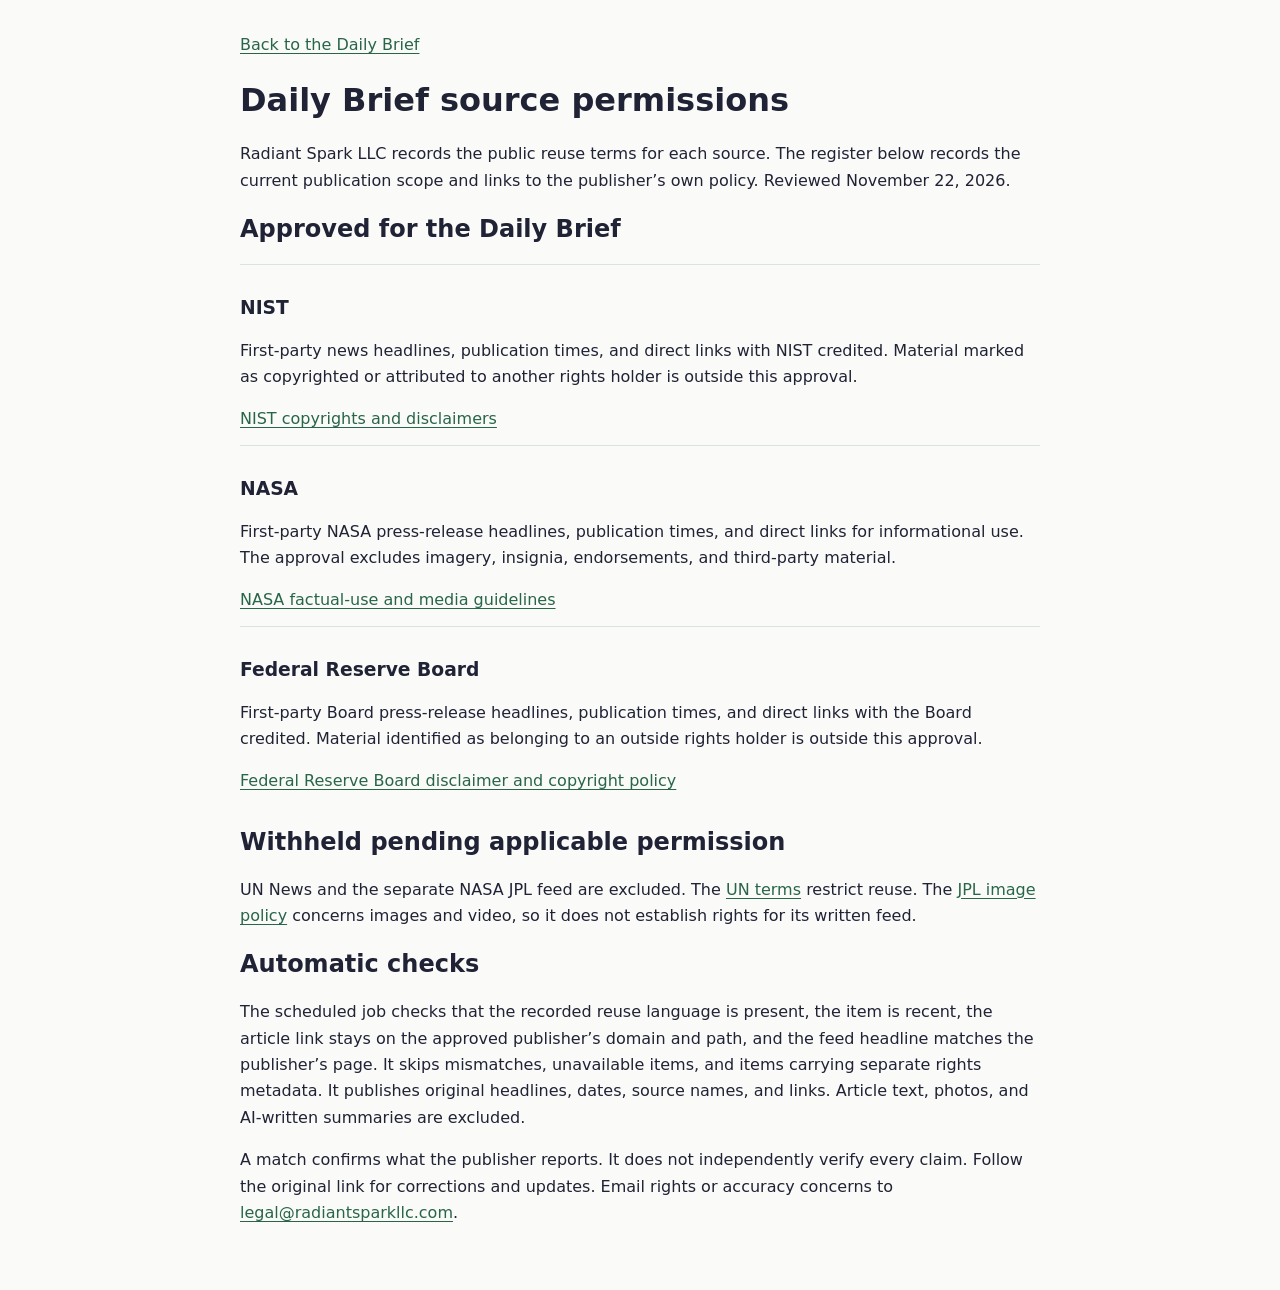
<file: news-sources.html>
<!doctype html>
<html lang="en">
<head>
<meta charset="utf-8">
<meta name="viewport" content="width=device-width,initial-scale=1">
<title>Daily Brief source permissions | BookSpark</title>
<style>
body{margin:0;background:#fafbf8;color:#202235;font:1rem/1.65 system-ui,sans-serif}
main{max-width:50rem;margin:auto;padding:2rem 1.25rem 3rem}
a{color:#286549;text-underline-offset:.18em}
h1,h2,h3{line-height:1.25}
article{border-top:1px solid #dce3df;padding:.75rem 0}
</style>
</head>
<body><main>
<nav aria-label="Site navigation"><a href="./#daily">Back to the Daily Brief</a></nav>
<h1>Daily Brief source permissions</h1>
<p>Radiant Spark LLC records the public reuse terms for each source. The register below records the current publication scope and links to the publisher’s own policy. Reviewed November 22, 2026.</p>
<h2>Approved for the Daily Brief</h2>
<article><h3>NIST</h3><p>First-party news headlines, publication times, and direct links with NIST credited. Material marked as copyrighted or attributed to another rights holder is outside this approval.</p><a href="https://www.nist.gov/copyrights-disclaimers">NIST copyrights and disclaimers</a></article>
<article><h3>NASA</h3><p>First-party NASA press-release headlines, publication times, and direct links for informational use. The approval excludes imagery, insignia, endorsements, and third-party material.</p><a href="https://www.nasa.gov/nasa-brand-center/images-and-media/">NASA factual-use and media guidelines</a></article>
<article><h3>Federal Reserve Board</h3><p>First-party Board press-release headlines, publication times, and direct links with the Board credited. Material identified as belonging to an outside rights holder is outside this approval.</p><a href="https://www.federalreserve.gov/disclaimer.htm">Federal Reserve Board disclaimer and copyright policy</a></article>
<h2>Withheld pending applicable permission</h2>
<p>UN News and the separate NASA JPL feed are excluded. The <a href="https://www.un.org/en/about-us/terms-of-use/">UN terms</a> restrict reuse. The <a href="https://www.jpl.nasa.gov/jpl-image-use-policy/">JPL image policy</a> concerns images and video, so it does not establish rights for its written feed.</p>
<h2>Automatic checks</h2>
<p>The scheduled job checks that the recorded reuse language is present, the item is recent, the article link stays on the approved publisher’s domain and path, and the feed headline matches the publisher’s page. It skips mismatches, unavailable items, and items carrying separate rights metadata. It publishes original headlines, dates, source names, and links. Article text, photos, and AI-written summaries are excluded.</p>
<p>A match confirms what the publisher reports. It does not independently verify every claim. Follow the original link for corrections and updates. Email rights or accuracy concerns to <a href="mailto:legal@radiantsparkllc.com">legal@radiantsparkllc.com</a>.</p>
</main></body>
</html>
</file>
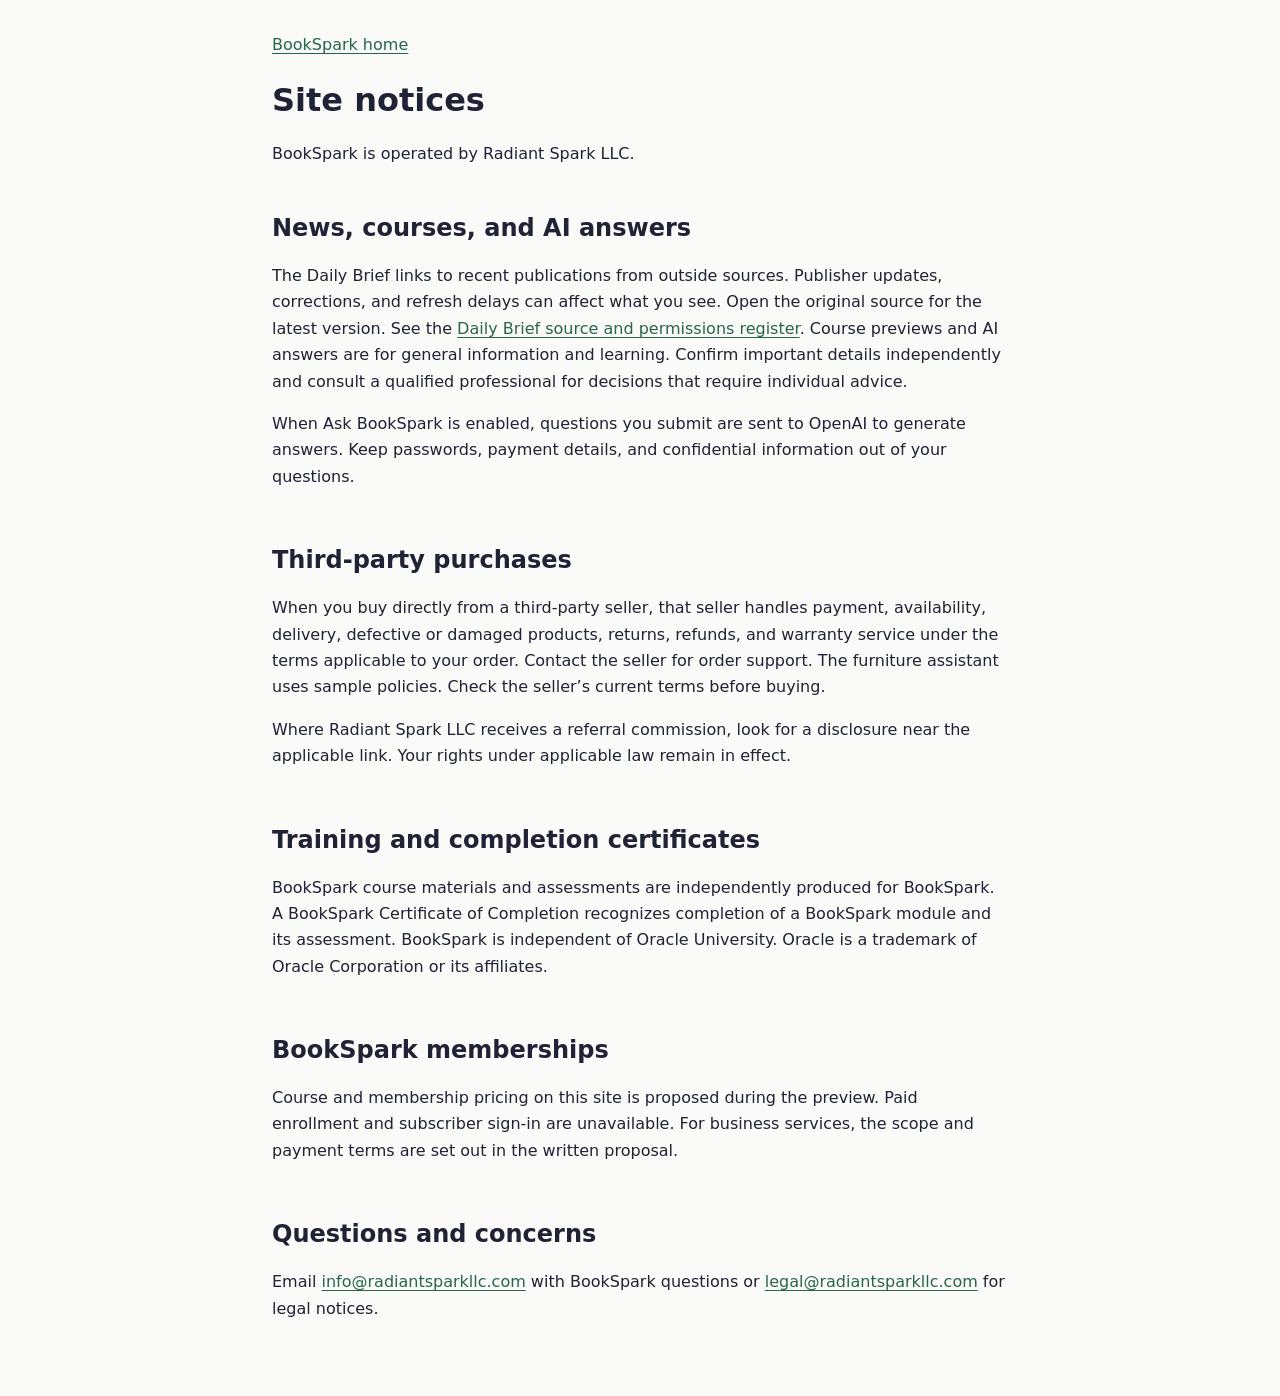
<file: site-notices.html>
<!doctype html>
<html lang="en">
<head>
<meta charset="utf-8">
<meta name="viewport" content="width=device-width,initial-scale=1">
<title>Site notices | BookSpark</title>
<style>
body{margin:0;background:#fafbf8;color:#202235;font:1rem/1.65 system-ui,sans-serif}
main{max-width:46rem;margin:auto;padding:2rem 1.25rem 3rem}
a{color:#286549;text-underline-offset:.18em}
h1,h2{line-height:1.25}
section{padding:.6rem 0}
</style>
</head>
<body><main>
<nav aria-label="Site navigation"><a href="./">BookSpark home</a></nav>
<h1>Site notices</h1>
<p>BookSpark is operated by Radiant Spark LLC.</p>
<section><h2>News, courses, and AI answers</h2>
<p>The Daily Brief links to recent publications from outside sources. Publisher updates, corrections, and refresh delays can affect what you see. Open the original source for the latest version. See the <a href="news-sources.html">Daily Brief source and permissions register</a>. Course previews and AI answers are for general information and learning. Confirm important details independently and consult a qualified professional for decisions that require individual advice.</p>
<p>When Ask BookSpark is enabled, questions you submit are sent to OpenAI to generate answers. Keep passwords, payment details, and confidential information out of your questions.</p></section>
<section><h2>Third-party purchases</h2>
<p>When you buy directly from a third-party seller, that seller handles payment, availability, delivery, defective or damaged products, returns, refunds, and warranty service under the terms applicable to your order. Contact the seller for order support. The furniture assistant uses sample policies. Check the seller’s current terms before buying.</p>
<p>Where Radiant Spark LLC receives a referral commission, look for a disclosure near the applicable link. Your rights under applicable law remain in effect.</p></section>
<section><h2>Training and completion certificates</h2>
<p>BookSpark course materials and assessments are independently produced for BookSpark. A BookSpark Certificate of Completion recognizes completion of a BookSpark module and its assessment. BookSpark is independent of Oracle University. Oracle is a trademark of Oracle Corporation or its affiliates.</p></section>
<section><h2>BookSpark memberships</h2>
<p>Course and membership pricing on this site is proposed during the preview. Paid enrollment and subscriber sign-in are unavailable. For business services, the scope and payment terms are set out in the written proposal.</p></section>
<section><h2>Questions and concerns</h2>
<p>Email <a href="mailto:info@radiantsparkllc.com">info@radiantsparkllc.com</a> with BookSpark questions or <a href="mailto:legal@radiantsparkllc.com">legal@radiantsparkllc.com</a> for legal notices.</p></section>
</main></body></html>
</file>
<file: daily-brief.css>
.daily-brief-list{display:grid;grid-template-columns:repeat(auto-fit,minmax(min(100%,16rem),1fr));gap:1rem}
.daily-brief-card{background:#fff;border:1px solid var(--line);border-radius:14px;padding:1rem}
.daily-brief-card h3{margin:.45rem 0;line-height:1.4}
.daily-brief-card a{text-decoration:underline;text-underline-offset:.18em}
.daily-brief-card small,.daily-brief-card time{color:var(--muted);font-size:.875rem}
.daily-brief-sources a{text-decoration:underline}

#ask-bookspark form:not([hidden]){display:grid;gap:.75rem;max-width:48rem}
#ask-bookspark textarea{width:100%;padding:.75rem;font:inherit;font-size:1rem;border:1px solid var(--line);border-radius:.6rem;resize:vertical}
#ask-bookspark form button{justify-self:start}
#ask-bookspark [data-ask-answer]{white-space:pre-wrap;overflow-wrap:anywhere;max-width:70ch}
#ask-bookspark [data-ask-sources] a{text-decoration:underline}
</file>
<file: members.css>
.member-courses{display:grid;grid-template-columns:repeat(auto-fit,minmax(min(100%,16rem),1fr));gap:1rem;margin-top:1rem}
.member-courses article{display:flex;flex-direction:column;align-items:flex-start;gap:.4rem;padding:1.2rem;background:#fff;border:1px solid var(--line);border-radius:14px}
.member-courses h3,.member-courses p{margin:0}
.member-courses h3{font:800 1.15rem/1.3 Manrope,system-ui,sans-serif}
.member-courses p{color:var(--muted)}
.member-courses button{margin-top:.65rem}
.member-actions:not([hidden]){display:flex;flex-wrap:wrap;align-items:center;gap:.7rem;margin:1rem 0}
.member-actions input{font:inherit;font-size:1rem;min-width:min(100%,14rem);padding:.6rem;border:1px solid var(--line);border-radius:.5rem}
.member-player video{display:block;width:min(100%,60rem);aspect-ratio:16/9;background:#142a24;border-radius:14px}
.member-player a{text-decoration:underline}
.learning-steps{display:grid;grid-template-columns:repeat(auto-fit,minmax(min(100%,16rem),1fr));gap:.75rem 2rem;padding-left:1.25rem}
.learning-steps li{padding:.5rem 0;color:var(--muted)}.learning-steps strong{display:block;color:var(--ink)}
[data-selected-course]{outline:2px solid var(--green);outline-offset:2px}
[data-assessment] fieldset{margin:.7rem 0;border:1px solid var(--line);border-radius:.4rem}
[data-assessment] fieldset label{display:block;padding:.25rem 0}
[data-assessment] input[type=text]{display:block;margin:.35rem 0 1rem;width:min(100%,24rem);padding:.5rem}
#certificate-dialog{width:min(94vw,42rem);padding:1.35rem;border:1px solid var(--line);border-radius:1rem;color:var(--ink)}
#certificate-dialog::backdrop{background:#172b2480}.certificate-page{border:2px solid var(--green);padding:clamp(1rem,5vw,3rem);margin:.65rem 0;text-align:center}
@media print{body:has(#certificate-dialog[open])>header,body:has(#certificate-dialog[open]) main>:not(#certificate-dialog),#certificate-dialog button{display:none!important}body:has(#certificate-dialog[open]) main{padding:0}#certificate-dialog[open]{position:static;width:100%;max-width:none;max-height:none;border:0;padding:0;margin:0}#certificate-dialog::backdrop{display:none}}
</file>
